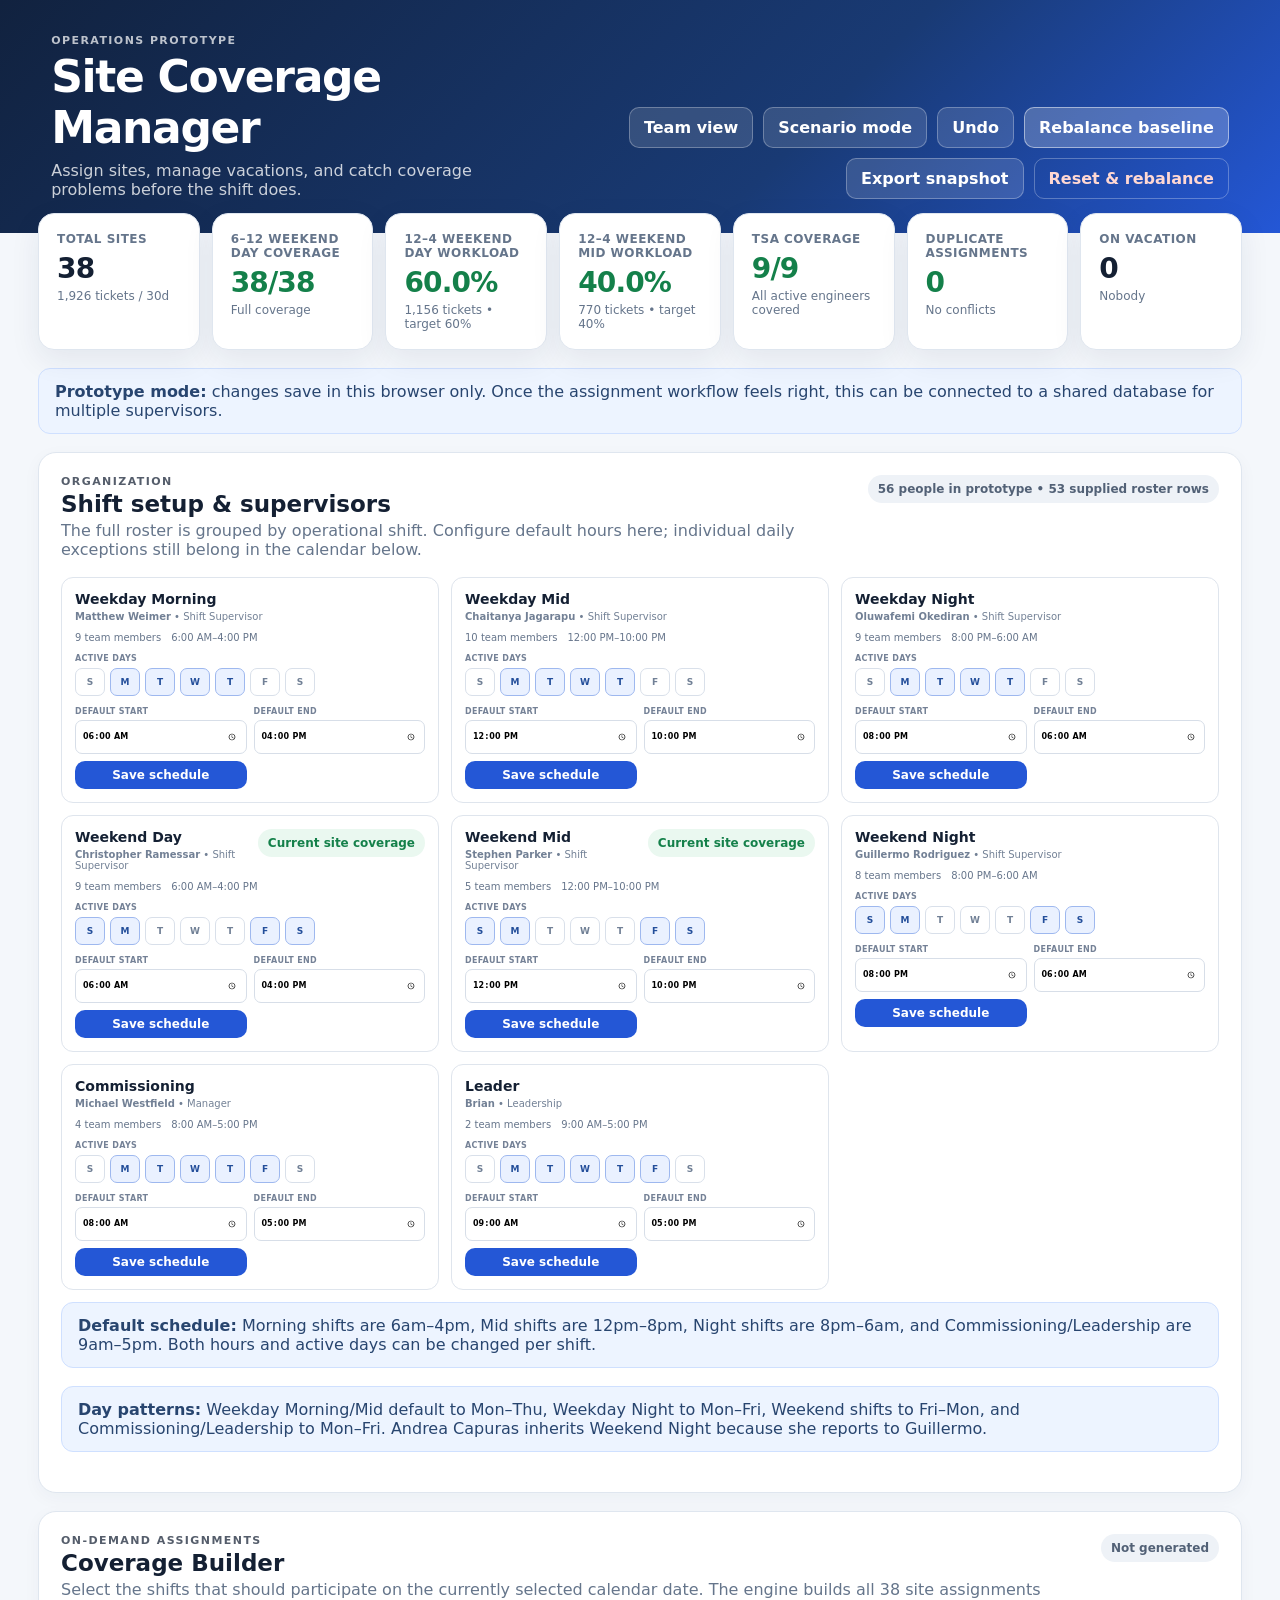
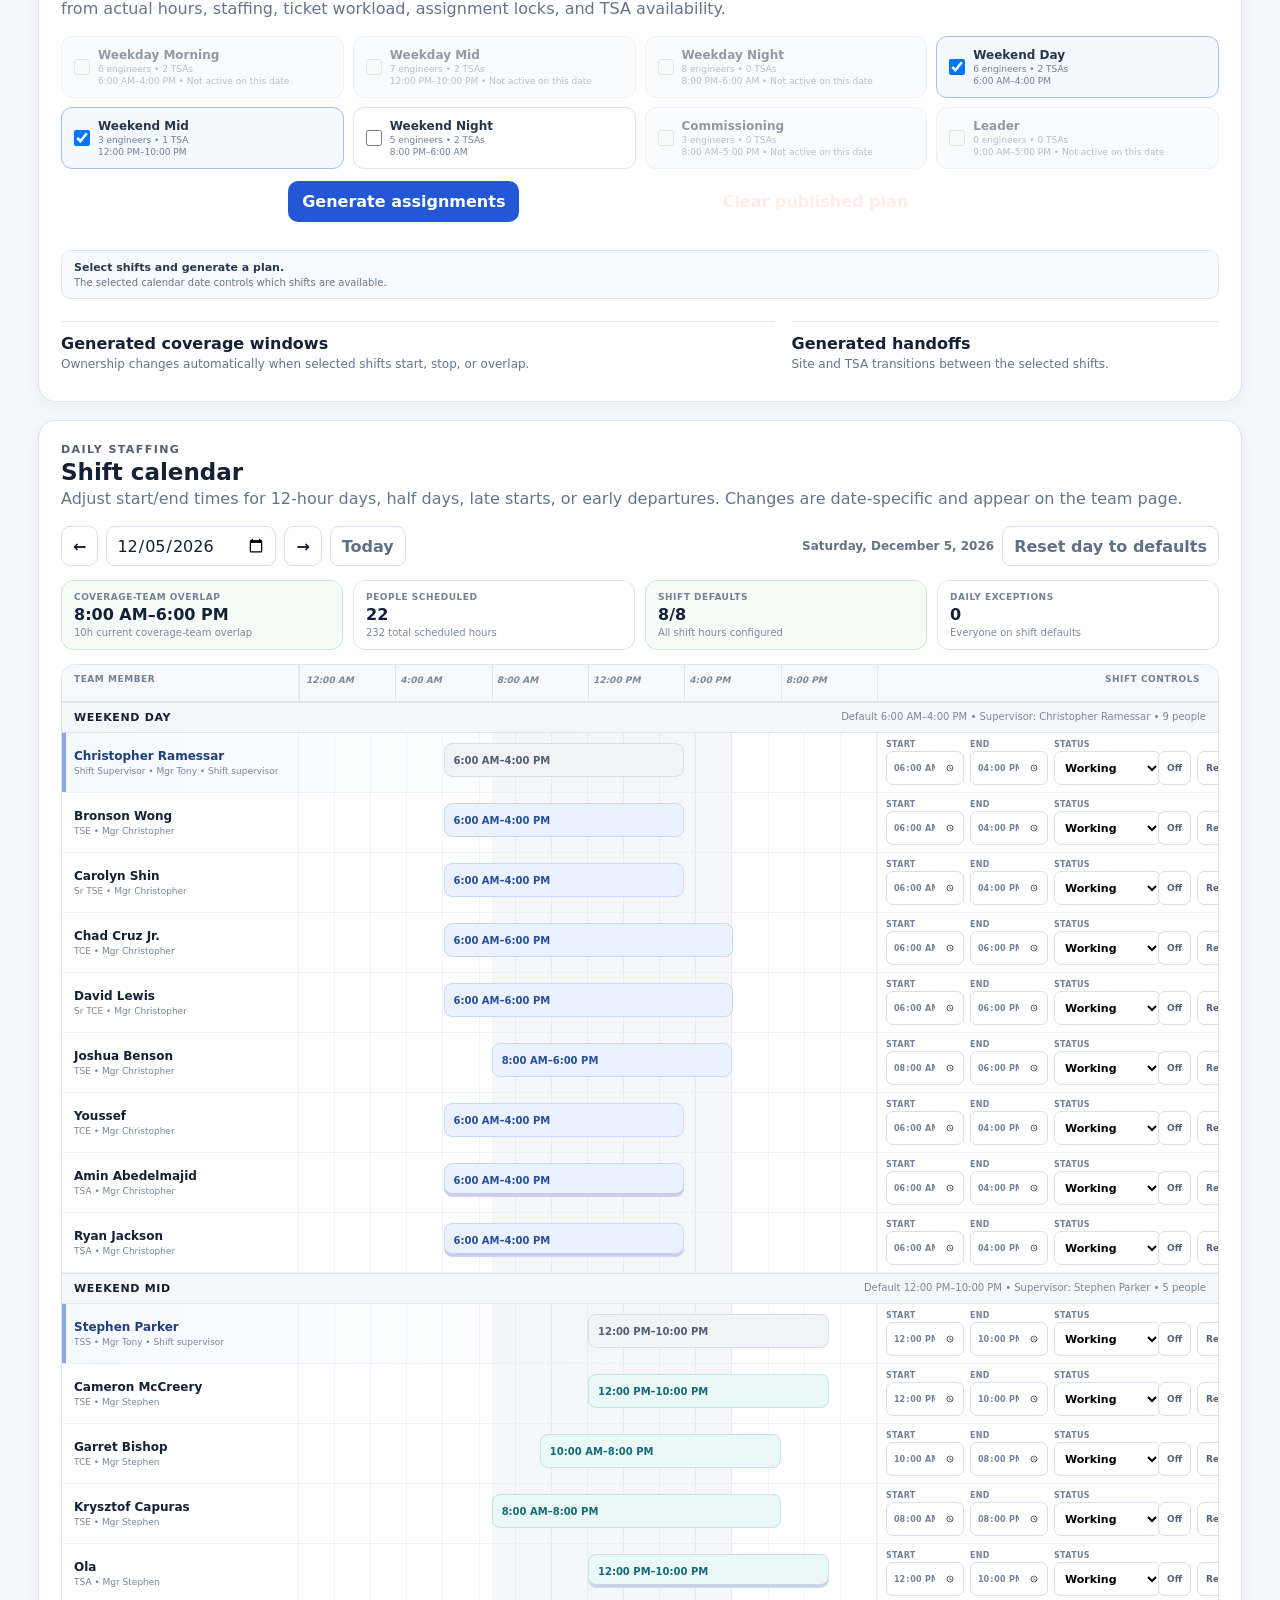
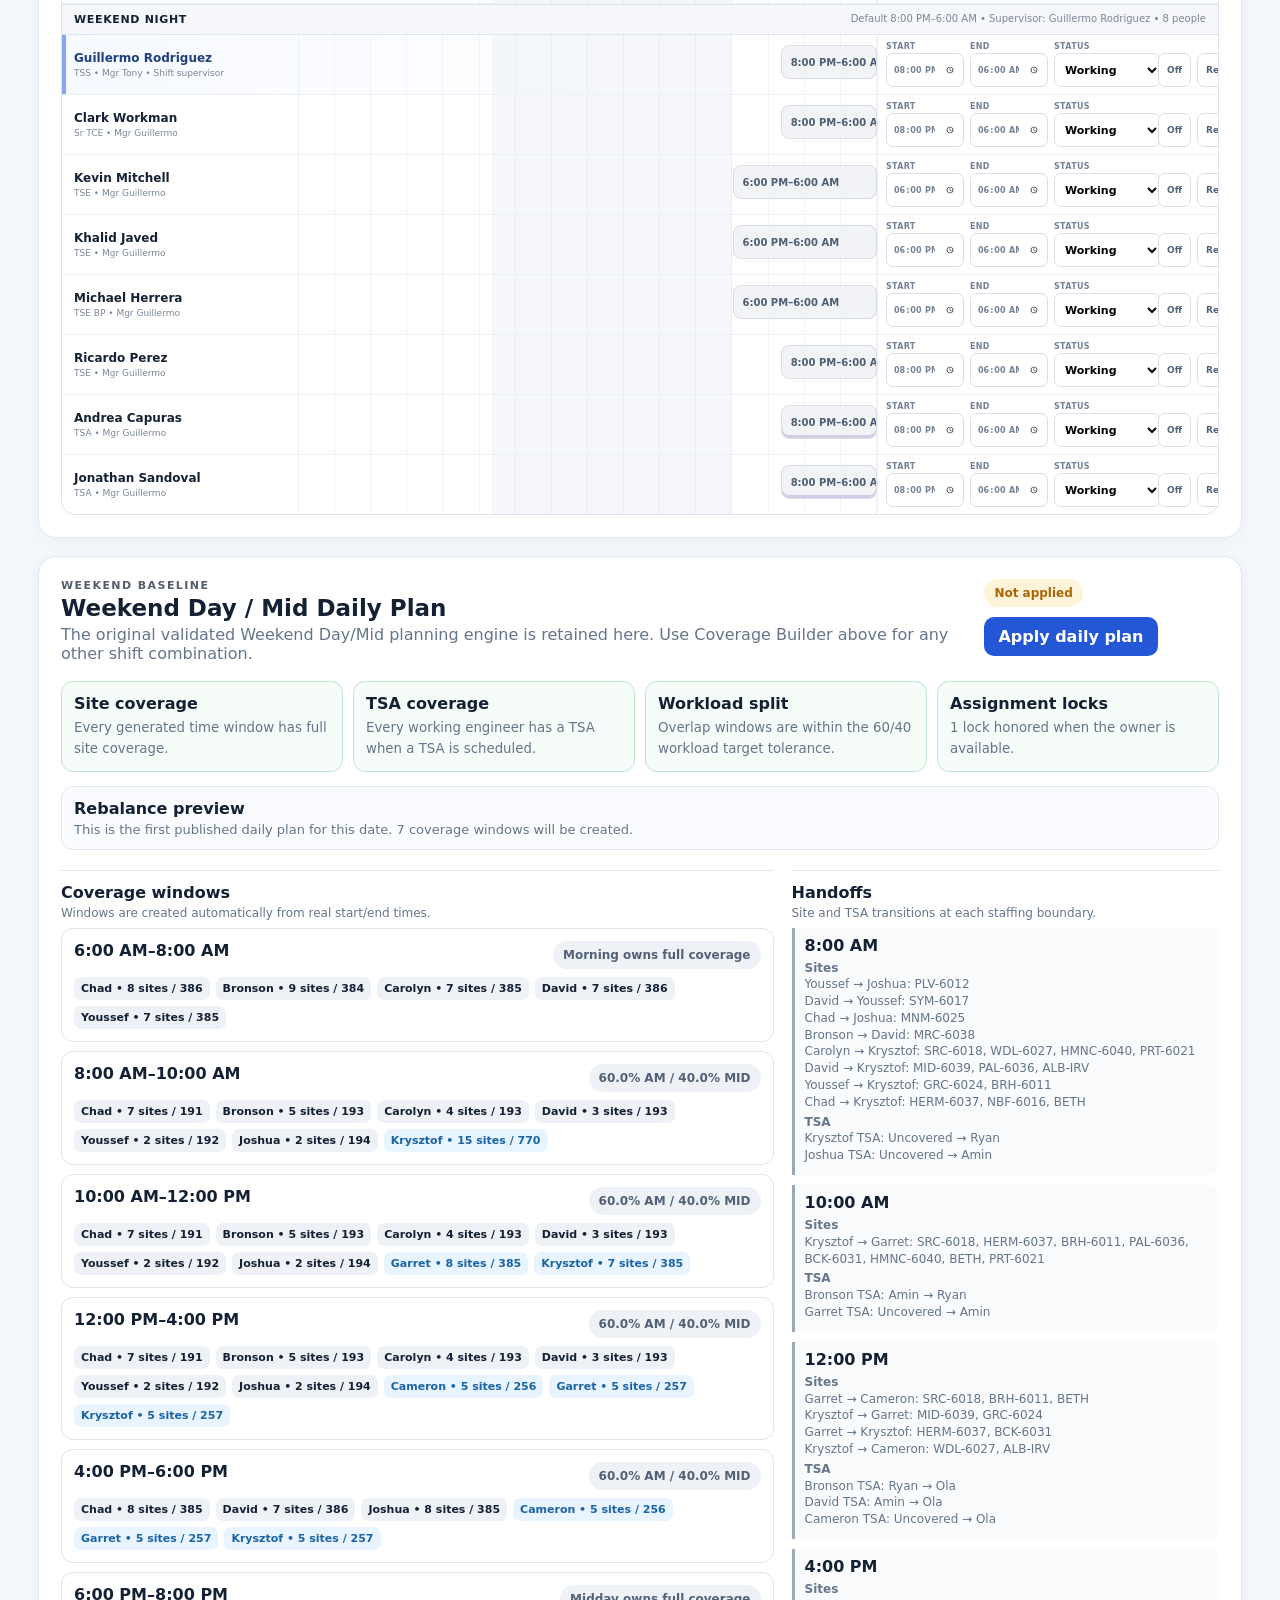
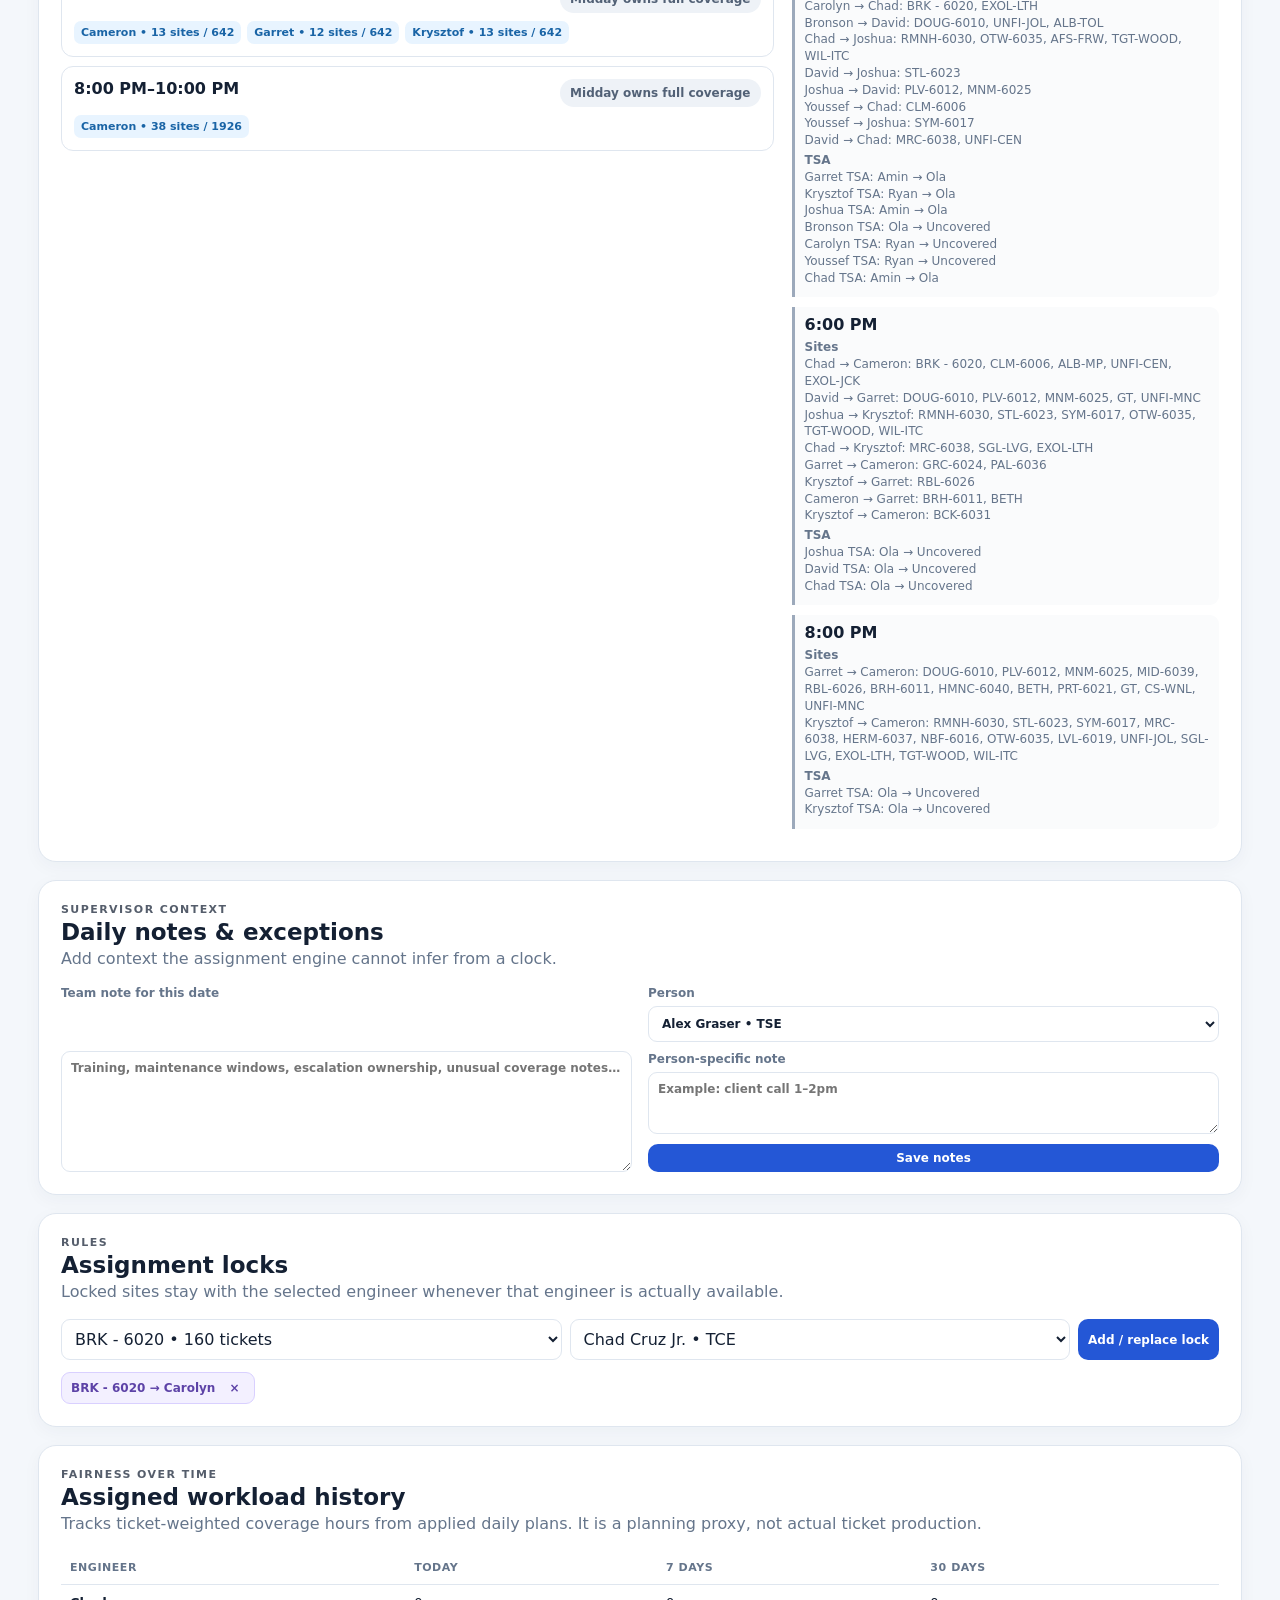
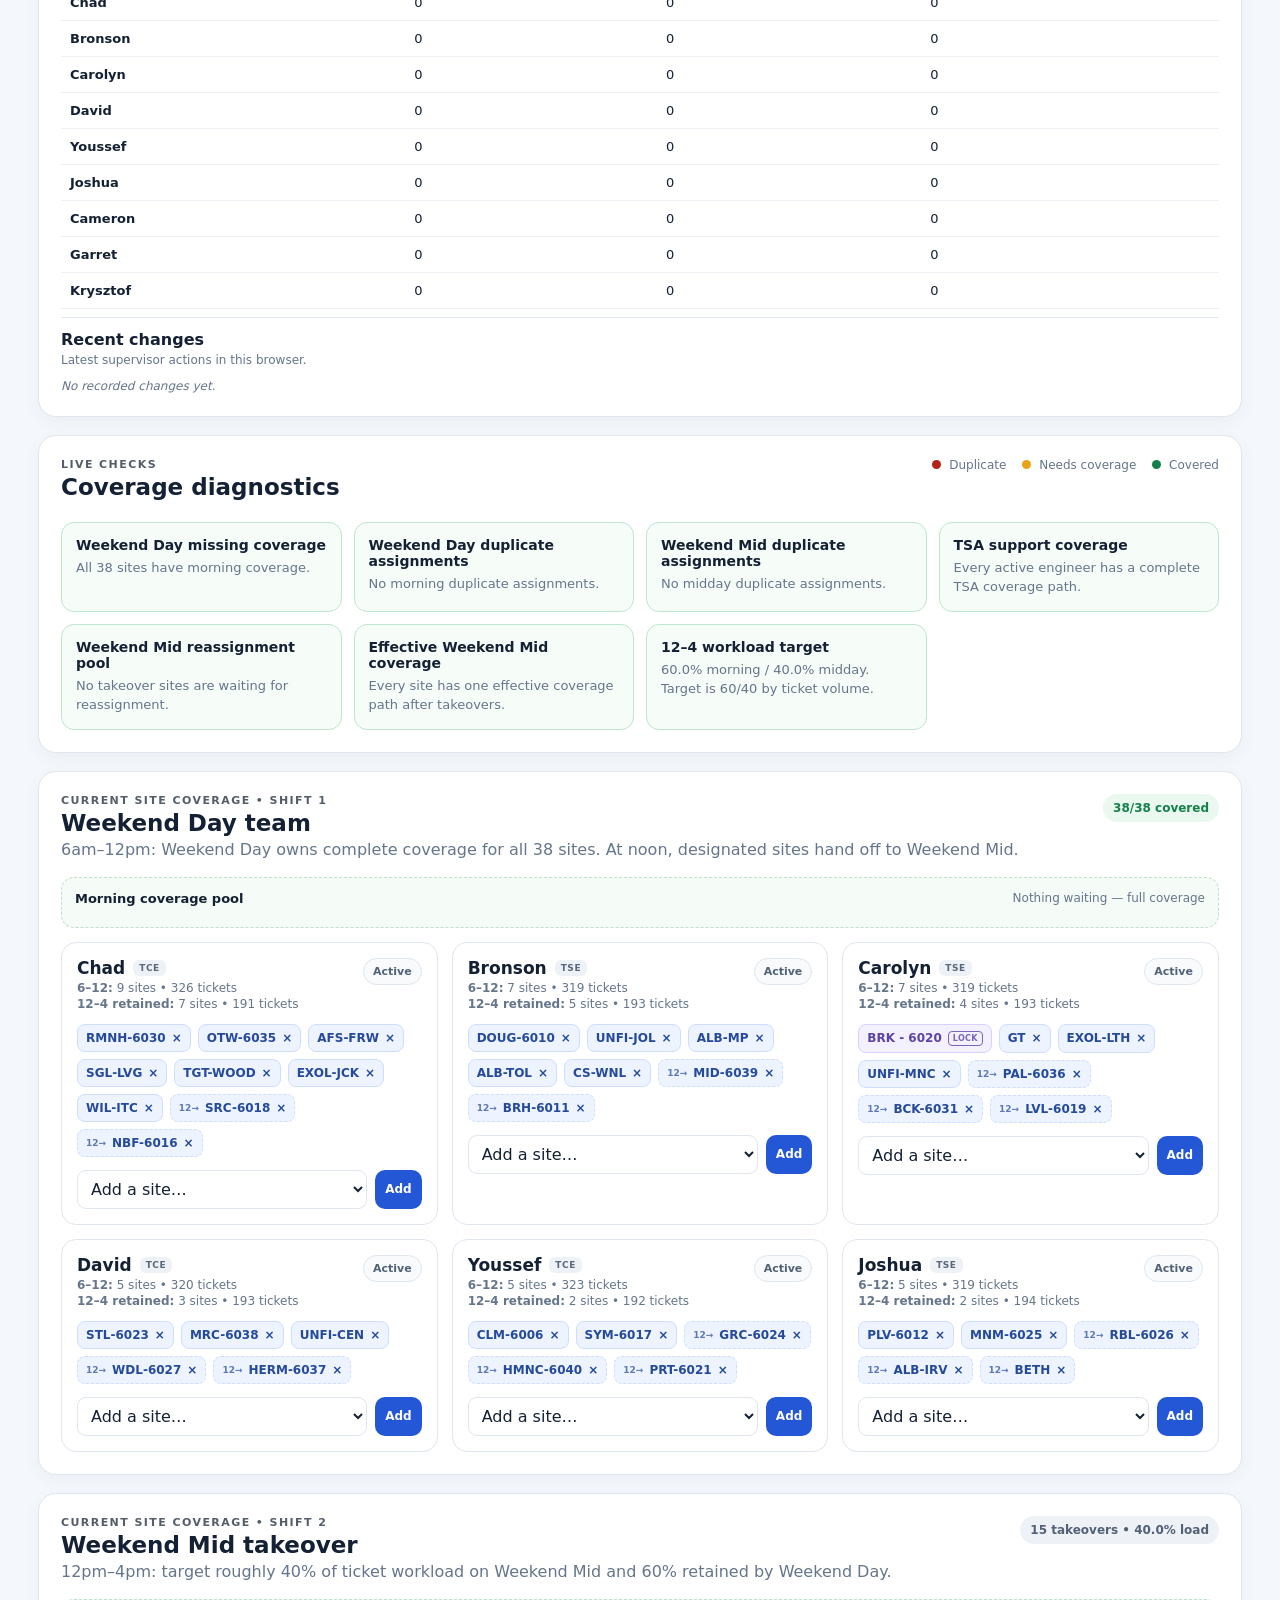
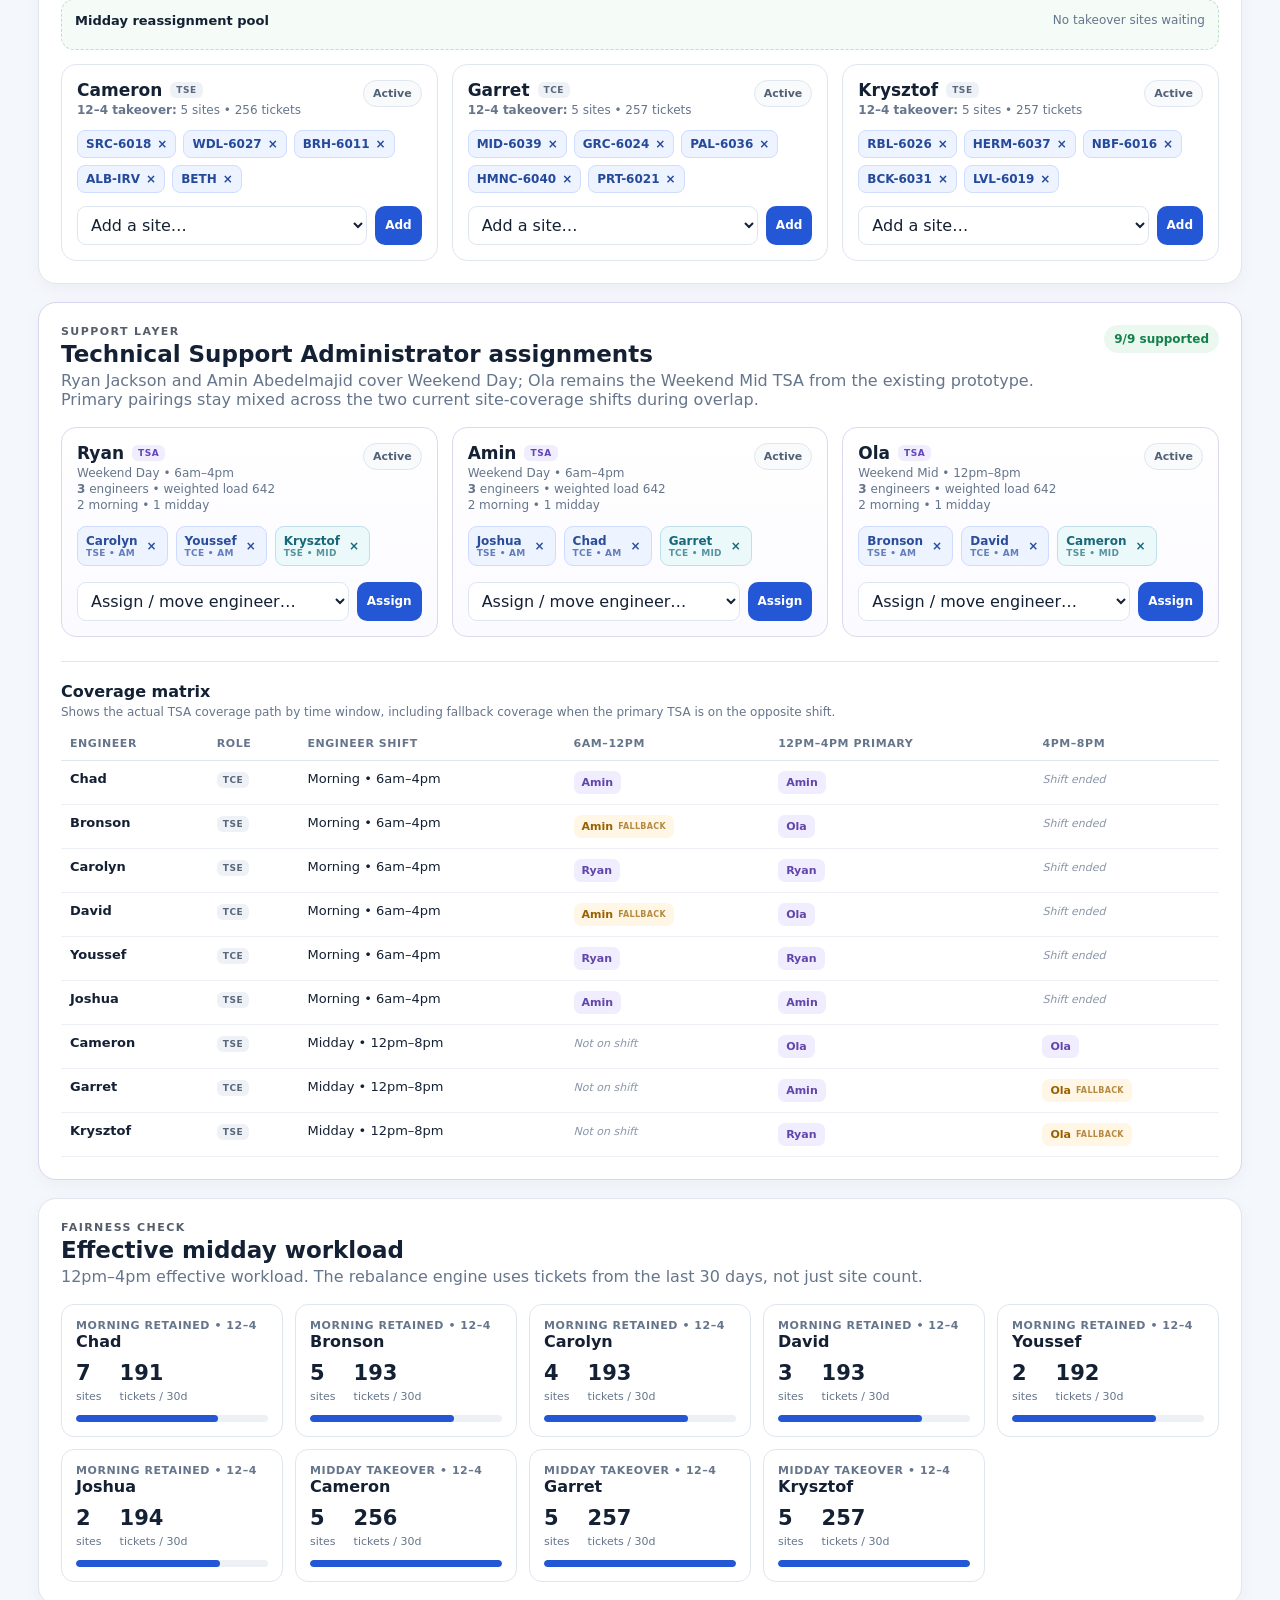
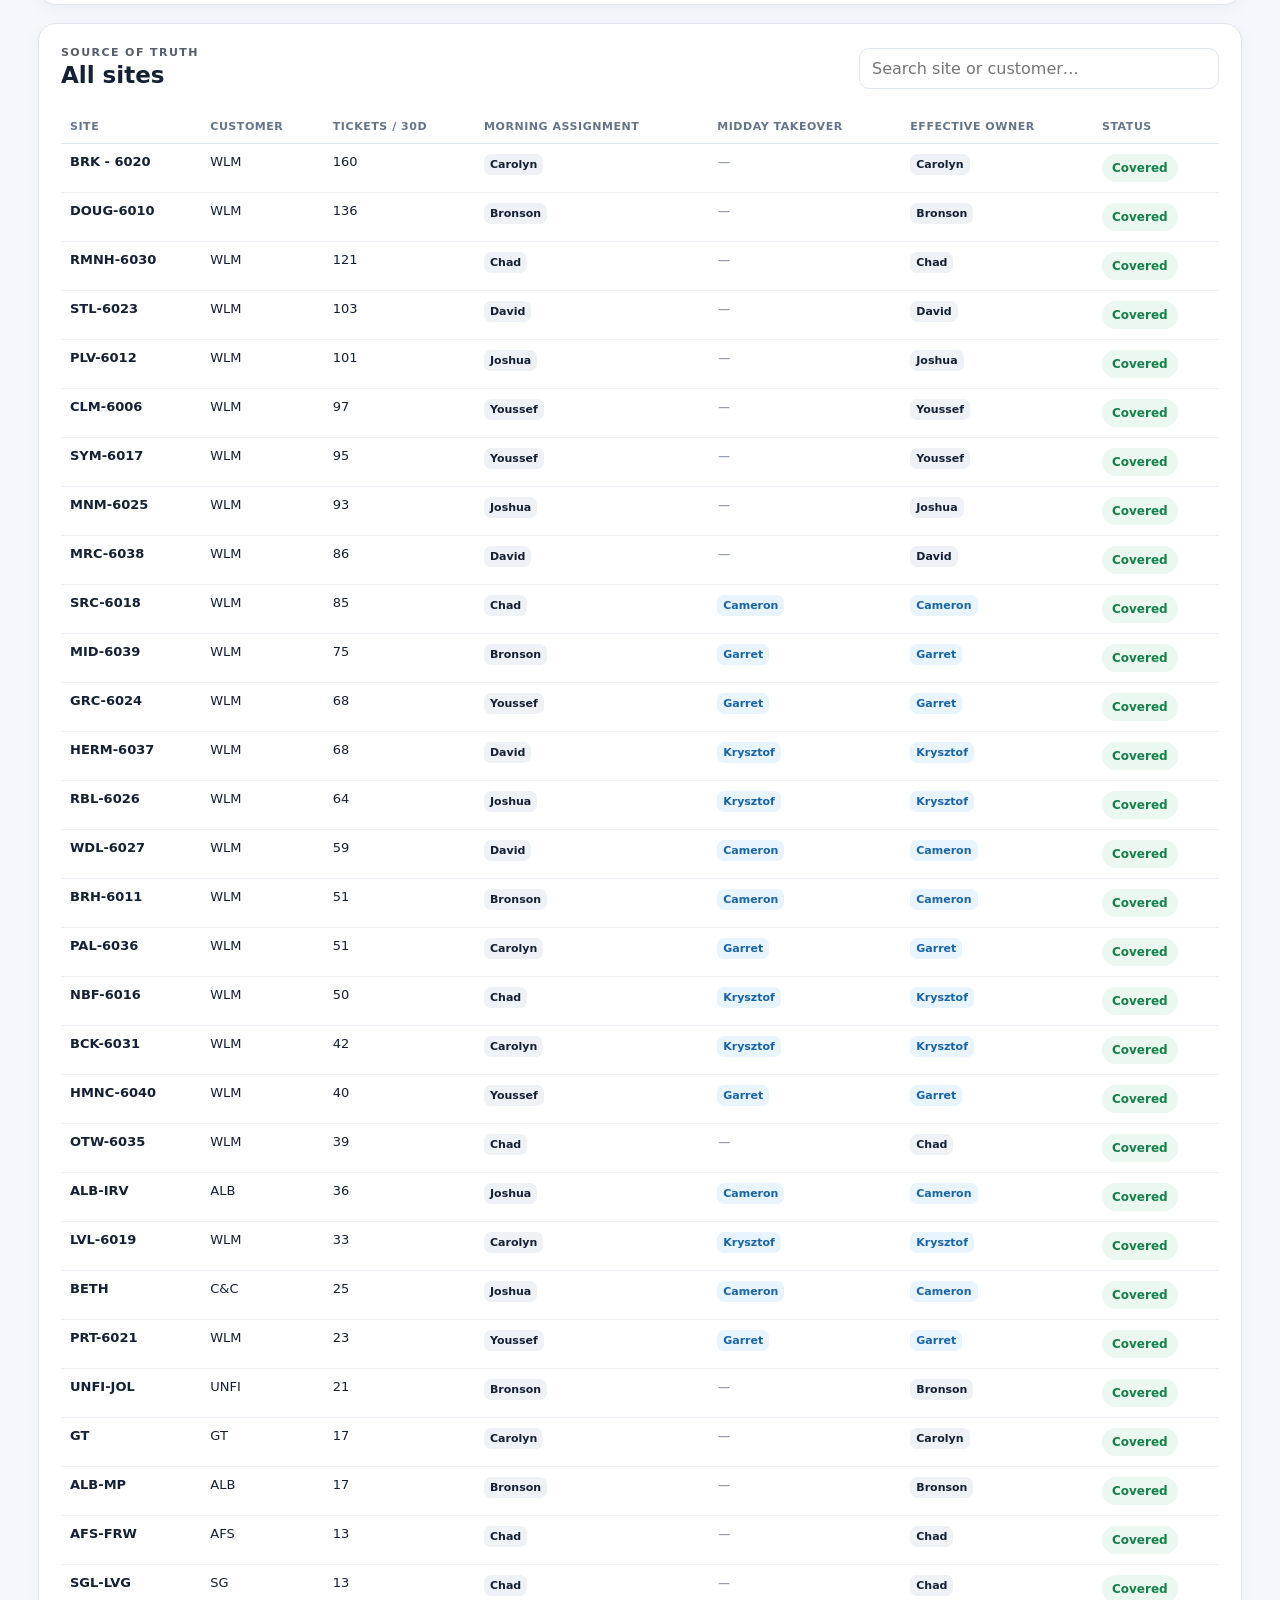
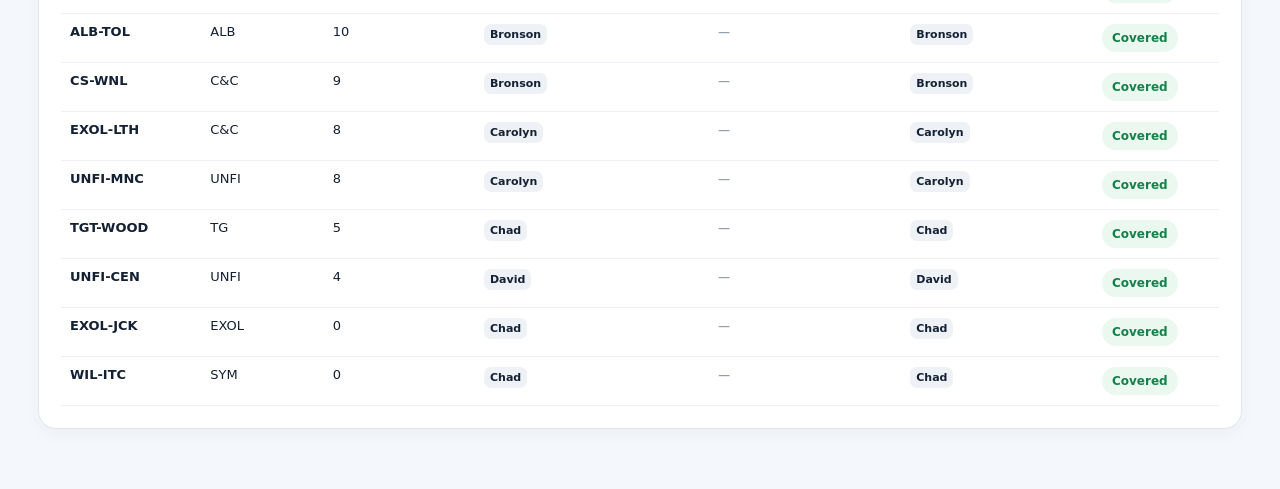
<file: advanced.html>
<!doctype html>
<html lang="en">
<head>
  <meta charset="utf-8" />
  <meta name="viewport" content="width=device-width, initial-scale=1" />
  <title>Site Coverage Manager</title>
  <link rel="stylesheet" href="styles.css" />
  <link rel="stylesheet" href="schedule.css" />
</head>
<body>
  <header class="app-header">
    <div>
      <div class="eyebrow">Operations Prototype</div>
      <h1>Site Coverage Manager</h1>
      <p>Assign sites, manage vacations, and catch coverage problems before the shift does.</p>
    </div>
    <div class="header-actions">
      <a href="index.html" class="button secondary" style="text-decoration:none">Team view</a>
      <button id="scenarioBtn" class="button secondary">Scenario mode</button>
      <button id="undoBtn" class="button secondary">Undo</button>
      <button id="rebalanceBtn" class="button secondary strong">Rebalance baseline</button>
      <button id="exportBtn" class="button secondary">Export snapshot</button>
      <button id="resetBtn" class="button danger-ghost">Reset & rebalance</button>
    </div>
  </header>

  <main>
    <section id="summary" class="summary-grid" aria-label="Coverage summary"></section>

    <section class="notice" id="prototypeNotice">
      <strong>Prototype mode:</strong> changes save in this browser only. Once the assignment workflow feels right, this can be connected to a shared database for multiple supervisors.
    </section>


    <section class="panel" aria-label="Shift setup and supervisors">
      <div class="panel-heading">
        <div>
          <div class="eyebrow">Organization</div>
          <h2>Shift setup & supervisors</h2>
          <p>The full roster is grouped by operational shift. Configure default hours here; individual daily exceptions still belong in the calendar below.</p>
        </div>
        <div id="rosterCountBadge"></div>
      </div>
      <div id="shiftSetup" class="shift-setup-grid"></div>
      <div class="notice compact"><strong>Default schedule:</strong> Morning shifts are 6am–4pm, Mid shifts are 12pm–8pm, Night shifts are 8pm–6am, and Commissioning/Leadership are 9am–5pm. Both hours and active days can be changed per shift.</div>
      <div class="notice compact"><strong>Day patterns:</strong> Weekday Morning/Mid default to Mon–Thu, Weekday Night to Mon–Fri, Weekend shifts to Fri–Mon, and Commissioning/Leadership to Mon–Fri. Andrea Capuras inherits Weekend Night because she reports to Guillermo.</div>
    </section>

    <section class="panel coverage-builder-panel" aria-label="Multi-shift coverage builder">
      <div class="panel-heading">
        <div>
          <div class="eyebrow">On-demand assignments</div>
          <h2>Coverage Builder</h2>
          <p>Select the shifts that should participate on the currently selected calendar date. The engine builds all 38 site assignments from actual hours, staffing, ticket workload, assignment locks, and TSA availability.</p>
        </div>
        <span id="coverageBuilderStatus" class="badge neutral">Not generated</span>
      </div>
      <div id="coverageShiftChoices" class="coverage-shift-choices"></div>
      <div class="coverage-builder-actions">
        <button id="coverageUseSuggestedBtn" type="button" class="button secondary">Use suggested shifts</button>
        <button id="coverageGenerateBtn" type="button" class="button primary">Generate assignments</button>
        <button id="coveragePublishBtn" type="button" class="button secondary strong" disabled>Publish to team</button>
        <button id="coverageClearBtn" type="button" class="button danger-ghost">Clear published plan</button>
      </div>
      <div id="coverageBuilderHealth" class="health-grid"></div>
      <div id="coverageBuilderSummary" class="coverage-builder-summary"></div>
      <div class="daily-plan-columns coverage-builder-columns">
        <div>
          <div class="subsection-heading compact"><div><h3>Generated coverage windows</h3><p>Ownership changes automatically when selected shifts start, stop, or overlap.</p></div></div>
          <div id="coverageBuilderWindows"></div>
        </div>
        <div>
          <div class="subsection-heading compact"><div><h3>Generated handoffs</h3><p>Site and TSA transitions between the selected shifts.</p></div></div>
          <div id="coverageBuilderHandoffs"></div>
        </div>
      </div>
    </section>

    <section class="panel schedule-shell" aria-label="Daily staffing calendar">
      <div class="panel-heading">
        <div>
          <div class="eyebrow">Daily staffing</div>
          <h2>Shift calendar</h2>
          <p>Adjust start/end times for 12-hour days, half days, late starts, or early departures. Changes are date-specific and appear on the team page.</p>
        </div>
      </div>
      <div class="schedule-toolbar">
        <div class="schedule-date-controls">
          <button id="schedulePrevDay" class="schedule-nav-btn" type="button" aria-label="Previous day">←</button>
          <input id="scheduleDate" type="date" aria-label="Schedule date" />
          <button id="scheduleNextDay" class="schedule-nav-btn" type="button" aria-label="Next day">→</button>
          <button id="scheduleToday" class="schedule-nav-btn subtle" type="button">Today</button>
        </div>
        <div class="schedule-date-controls">
          <span id="scheduleDayLabel" class="schedule-day-label"></span>
          <button id="scheduleResetDay" class="schedule-nav-btn subtle" type="button">Reset day to defaults</button>
        </div>
      </div>
      <div id="scheduleSummary" class="schedule-summary"></div>
      <div id="scheduleBoard" class="schedule-board"></div>
    </section>


    <section id="legacyDailyPlanPanel" class="panel daily-plan-panel" aria-label="Weekend baseline daily generated coverage plan">
      <div class="panel-heading">
        <div>
          <div class="eyebrow">Weekend baseline</div>
          <h2>Weekend Day / Mid Daily Plan</h2>
          <p>The original validated Weekend Day/Mid planning engine is retained here. Use Coverage Builder above for any other shift combination.</p>
        </div>
        <div class="daily-plan-actions">
          <span id="planStatus" class="badge neutral">Draft</span>
          <button id="applyPlanBtn" class="button primary" type="button">Apply daily plan</button>
        </div>
      </div>
      <div id="coverageHealth" class="health-grid"></div>
      <div id="planPreview" class="plan-preview"></div>
      <div class="daily-plan-columns">
        <div>
          <div class="subsection-heading compact"><div><h3>Coverage windows</h3><p>Windows are created automatically from real start/end times.</p></div></div>
          <div id="dailyPlanWindows"></div>
        </div>
        <div>
          <div class="subsection-heading compact"><div><h3>Handoffs</h3><p>Site and TSA transitions at each staffing boundary.</p></div></div>
          <div id="dailyHandoffs"></div>
        </div>
      </div>
    </section>

    <section class="panel">
      <div class="panel-heading">
        <div><div class="eyebrow">Supervisor context</div><h2>Daily notes & exceptions</h2><p>Add context the assignment engine cannot infer from a clock.</p></div>
      </div>
      <div class="notes-grid">
        <label class="notes-field"><span>Team note for this date</span><textarea id="dailyGeneralNote" rows="4" placeholder="Training, maintenance windows, escalation ownership, unusual coverage notes…"></textarea></label>
        <div class="person-note-editor">
          <label><span>Person</span><select id="personNoteSelect"></select></label>
          <label><span>Person-specific note</span><textarea id="personNoteText" rows="3" placeholder="Example: client call 1–2pm"></textarea></label>
          <button id="saveNotesBtn" class="button primary small" type="button">Save notes</button>
        </div>
      </div>
    </section>

    <section class="panel">
      <div class="panel-heading">
        <div><div class="eyebrow">Rules</div><h2>Assignment locks</h2><p>Locked sites stay with the selected engineer whenever that engineer is actually available.</p></div>
      </div>
      <div class="lock-editor"><select id="lockSiteSelect"></select><select id="lockPersonSelect"></select><button id="addLockBtn" class="button primary small" type="button">Add / replace lock</button></div>
      <div id="assignmentLocks" class="lock-list"></div>
    </section>

    <section class="panel">
      <div class="panel-heading">
        <div><div class="eyebrow">Fairness over time</div><h2>Assigned workload history</h2><p>Tracks ticket-weighted coverage hours from applied daily plans. It is a planning proxy, not actual ticket production.</p></div>
      </div>
      <div id="fairnessHistory" class="fairness-history"></div>
      <div class="subsection-heading compact"><div><h3>Recent changes</h3><p>Latest supervisor actions in this browser.</p></div></div>
      <div id="changeHistory" class="change-history"></div>
    </section>

    <section class="panel diagnostic-panel">
      <div class="panel-heading">
        <div>
          <div class="eyebrow">Live checks</div>
          <h2>Coverage diagnostics</h2>
        </div>
        <div class="legend">
          <span><i class="dot danger"></i> Duplicate</span>
          <span><i class="dot warning"></i> Needs coverage</span>
          <span><i class="dot success"></i> Covered</span>
        </div>
      </div>
      <div id="diagnostics" class="diagnostics"></div>
    </section>

    <section class="panel">
      <div class="panel-heading">
        <div>
          <div class="eyebrow">Current site coverage • Shift 1</div>
          <h2>Weekend Day team</h2>
          <p>6am–12pm: Weekend Day owns complete coverage for all 38 sites. At noon, designated sites hand off to Weekend Mid.</p>
        </div>
        <div id="morningBadge"></div>
      </div>
      <div id="morningPool" class="coverage-pool"></div>
      <div id="morningTeam" class="team-grid"></div>
    </section>

    <section class="panel">
      <div class="panel-heading">
        <div>
          <div class="eyebrow">Current site coverage • Shift 2</div>
          <h2>Weekend Mid takeover</h2>
          <p>12pm–4pm: target roughly 40% of ticket workload on Weekend Mid and 60% retained by Weekend Day.</p>
        </div>
        <div id="midBadge"></div>
      </div>
      <div id="middayPool" class="coverage-pool"></div>
      <div id="midTeam" class="team-grid"></div>
    </section>


    <section class="panel tsa-panel">
      <div class="panel-heading">
        <div>
          <div class="eyebrow">Support layer</div>
          <h2>Technical Support Administrator assignments</h2>
          <p>Ryan Jackson and Amin Abedelmajid cover Weekend Day; Ola remains the Weekend Mid TSA from the existing prototype. Primary pairings stay mixed across the two current site-coverage shifts during overlap.</p>
        </div>
        <div id="tsaBadge"></div>
      </div>
      <div id="tsaTeam" class="tsa-grid"></div>
      <div class="tsa-matrix-wrap">
        <div class="subsection-heading">
          <div>
            <h3>Coverage matrix</h3>
            <p>Shows the actual TSA coverage path by time window, including fallback coverage when the primary TSA is on the opposite shift.</p>
          </div>
        </div>
        <div class="table-wrap">
          <table class="tsa-matrix">
            <thead>
              <tr>
                <th>Engineer</th>
                <th>Role</th>
                <th>Engineer shift</th>
                <th>6am–12pm</th>
                <th>12pm–4pm primary</th>
                <th>4pm–8pm</th>
              </tr>
            </thead>
            <tbody id="tsaMatrix"></tbody>
          </table>
        </div>
      </div>
    </section>

    <section class="panel">
      <div class="panel-heading">
        <div>
          <div class="eyebrow">Fairness check</div>
          <h2>Effective midday workload</h2>
          <p>12pm–4pm effective workload. The rebalance engine uses tickets from the last 30 days, not just site count.</p>
        </div>
      </div>
      <div id="workload" class="workload-grid"></div>
    </section>

    <section class="panel">
      <div class="panel-heading site-table-heading">
        <div>
          <div class="eyebrow">Source of truth</div>
          <h2>All sites</h2>
        </div>
        <input id="siteSearch" class="search" type="search" placeholder="Search site or customer…" />
      </div>
      <div class="table-wrap">
        <table>
          <thead>
            <tr>
              <th>Site</th>
              <th>Customer</th>
              <th>Tickets / 30d</th>
              <th>Morning assignment</th>
              <th>Midday takeover</th>
              <th>Effective owner</th>
              <th>Status</th>
            </tr>
          </thead>
          <tbody id="siteTable"></tbody>
        </table>
      </div>
    </section>
  </main>

  <div id="toast" class="toast" role="status" aria-live="polite"></div>

  <script src="data.js"></script>
  <script src="logic.js"></script>
  <script src="schedule.js"></script>
  <script src="schedule-view.js"></script>
  <script src="daily-plan.js"></script>
  <script src="coverage-builder.js"></script>
  <script src="app.js"></script>
</body>
</html>
</file>
<file: styles.css>
:root {
  --bg: #f4f7fb;
  --panel: #ffffff;
  --ink: #142033;
  --muted: #65758b;
  --line: #dfe6ef;
  --primary: #2457d6;
  --primary-soft: #edf3ff;
  --success: #14804a;
  --success-soft: #eaf8f0;
  --warning: #a96500;
  --warning-soft: #fff4da;
  --danger: #b42318;
  --danger-soft: #fff0ee;
  --shadow: 0 10px 30px rgba(25, 43, 75, .08);
}

* { box-sizing: border-box; }
body {
  margin: 0;
  font-family: Inter, ui-sans-serif, system-ui, -apple-system, BlinkMacSystemFont, "Segoe UI", sans-serif;
  background: var(--bg);
  color: var(--ink);
}
button, input, select { font: inherit; }
button { cursor: pointer; }

.app-header {
  display: flex;
  justify-content: space-between;
  gap: 24px;
  align-items: flex-end;
  padding: 34px clamp(18px, 4vw, 58px);
  background: linear-gradient(135deg, #11223f 0%, #193a74 62%, #2457d6 100%);
  color: white;
}
.app-header h1 { margin: 4px 0 8px; font-size: clamp(30px, 4vw, 44px); letter-spacing: -.03em; }
.app-header p { margin: 0; color: rgba(255,255,255,.78); max-width: 700px; }
.eyebrow { text-transform: uppercase; letter-spacing: .13em; font-size: 11px; font-weight: 800; opacity: .72; }
.header-actions { display: flex; gap: 10px; flex-wrap: wrap; justify-content: flex-end; }

main { max-width: 1480px; margin: 0 auto; padding: 24px clamp(14px, 3vw, 38px) 60px; }
.summary-grid { display: grid; grid-template-columns: repeat(6, minmax(130px, 1fr)); gap: 12px; margin-top: -44px; position: relative; z-index: 2; }
.summary-card { background: var(--panel); border: 1px solid var(--line); border-radius: 16px; padding: 18px; box-shadow: var(--shadow); }
.summary-card .label { color: var(--muted); font-size: 12px; font-weight: 700; text-transform: uppercase; letter-spacing: .04em; }
.summary-card .value { margin-top: 6px; font-size: 28px; font-weight: 850; letter-spacing: -.03em; }
.summary-card .sub { margin-top: 4px; color: var(--muted); font-size: 12px; }
.summary-card.bad .value { color: var(--danger); }
.summary-card.warn .value { color: var(--warning); }
.summary-card.good .value { color: var(--success); }

.notice { margin: 18px 0; padding: 13px 16px; border: 1px solid #cfe0ff; background: #edf4ff; border-radius: 12px; color: #28456f; }
.panel { background: var(--panel); border: 1px solid var(--line); border-radius: 18px; padding: 22px; margin-top: 18px; box-shadow: 0 5px 18px rgba(25,43,75,.04); }
.panel-heading { display: flex; align-items: flex-start; justify-content: space-between; gap: 20px; margin-bottom: 18px; }
.panel-heading h2 { margin: 3px 0 4px; font-size: 23px; }
.panel-heading p { margin: 0; color: var(--muted); }

.button { border: 0; border-radius: 10px; padding: 10px 14px; font-weight: 750; transition: .15s ease; }
.button:hover { transform: translateY(-1px); }
.button.primary { background: var(--primary); color: white; }
.button.secondary { background: rgba(255,255,255,.13); border: 1px solid rgba(255,255,255,.28); color: white; }
.button.danger-ghost { background: transparent; border: 1px solid rgba(255,255,255,.28); color: #ffd8d3; }
.button.small { padding: 7px 10px; font-size: 12px; }

.badge { display: inline-flex; align-items: center; gap: 7px; padding: 7px 10px; border-radius: 999px; font-size: 12px; font-weight: 800; white-space: nowrap; }
.badge.success { background: var(--success-soft); color: var(--success); }
.badge.warning { background: var(--warning-soft); color: var(--warning); }
.badge.danger { background: var(--danger-soft); color: var(--danger); }
.badge.neutral { background: #eef2f7; color: #526176; }

.legend { display: flex; gap: 16px; color: var(--muted); font-size: 12px; flex-wrap: wrap; }
.dot { width: 9px; height: 9px; border-radius: 50%; display: inline-block; margin-right: 4px; }
.dot.danger { background: var(--danger); } .dot.warning { background: #e8a317; } .dot.success { background: var(--success); }
.diagnostics { display: grid; grid-template-columns: repeat(4, 1fr); gap: 12px; }
.diagnostic { border: 1px solid var(--line); border-radius: 13px; padding: 14px; background: #fbfcfe; }
.diagnostic h3 { margin: 0 0 6px; font-size: 14px; }
.diagnostic p { margin: 0; color: var(--muted); font-size: 13px; line-height: 1.45; }
.diagnostic.good { border-color: #bfe6ce; background: #f6fcf8; }
.diagnostic.bad { border-color: #f0c1bc; background: #fff9f8; }
.diagnostic.warn { border-color: #f0d89f; background: #fffdf8; }

.coverage-pool { border: 1px dashed #cbd6e6; border-radius: 13px; padding: 13px; margin-bottom: 14px; background: #fafcff; }
.coverage-pool.empty { background: #f5fbf7; border-color: #bfdfca; }
.pool-title { display: flex; justify-content: space-between; align-items: center; gap: 12px; margin-bottom: 8px; }
.pool-title strong { font-size: 13px; }
.pool-title span { color: var(--muted); font-size: 12px; }
.pool-items { display: flex; flex-wrap: wrap; gap: 7px; }

.team-grid { display: grid; grid-template-columns: repeat(3, minmax(280px, 1fr)); gap: 14px; }
.person-card { border: 1px solid var(--line); border-radius: 15px; padding: 15px; background: #fff; min-width: 0; }
.person-card.vacation { background: #f7f8fa; color: #758195; }
.person-card.vacation .site-chip { opacity: .55; }
.person-top { display: flex; justify-content: space-between; gap: 10px; align-items: flex-start; }
.person-name { font-weight: 850; font-size: 17px; }
.person-metrics { color: var(--muted); font-size: 12px; margin-top: 3px; }
.vacation-toggle { border: 1px solid var(--line); background: #f8fafc; border-radius: 999px; padding: 6px 9px; font-size: 11px; font-weight: 800; color: #516176; }
.vacation-toggle.on { background: var(--warning-soft); border-color: #efd69a; color: var(--warning); }
.sites { display: flex; flex-wrap: wrap; gap: 7px; margin: 13px 0; min-height: 30px; }
.site-chip { display: inline-flex; align-items: center; gap: 6px; padding: 6px 8px; border-radius: 8px; background: var(--primary-soft); border: 1px solid #cfddff; color: #254a9b; font-size: 12px; font-weight: 750; }
.site-chip.duplicate { background: var(--danger-soft); border-color: #efb5ae; color: var(--danger); }
.site-chip.pool { background: var(--warning-soft); border-color: #efd49a; color: var(--warning); }
.site-chip button { border: 0; background: transparent; color: currentColor; font-weight: 900; padding: 0; line-height: 1; }
.empty-sites { color: var(--muted); font-size: 12px; font-style: italic; padding: 6px 0; }
.assignment-controls { display: flex; gap: 8px; }
.assignment-controls select { flex: 1; min-width: 0; border: 1px solid var(--line); border-radius: 9px; padding: 8px 9px; background: #fff; color: var(--ink); }
.assignment-controls select:disabled { background: #f1f3f6; }

.workload-grid { display: grid; grid-template-columns: repeat(5, minmax(160px, 1fr)); gap: 12px; }
.workload-card { border: 1px solid var(--line); border-radius: 13px; padding: 14px; }
.workload-card .name { font-weight: 850; }
.workload-card .shift { color: var(--muted); font-size: 11px; text-transform: uppercase; font-weight: 800; letter-spacing: .05em; }
.load-number { display: flex; gap: 18px; margin-top: 10px; }
.load-number strong { font-size: 21px; display: block; }
.load-number span { color: var(--muted); font-size: 11px; }
.load-bar { height: 7px; border-radius: 99px; background: #edf0f5; overflow: hidden; margin-top: 11px; }
.load-bar i { display: block; height: 100%; background: var(--primary); border-radius: inherit; }

.site-table-heading { align-items: center; }
.search { width: min(360px, 100%); padding: 10px 12px; border: 1px solid var(--line); border-radius: 10px; }
.table-wrap { overflow-x: auto; }
table { width: 100%; border-collapse: collapse; min-width: 980px; }
th { text-align: left; font-size: 11px; color: var(--muted); text-transform: uppercase; letter-spacing: .05em; border-bottom: 1px solid var(--line); padding: 10px 9px; }
td { border-bottom: 1px solid #edf0f4; padding: 10px 9px; font-size: 13px; vertical-align: top; }
td .owner-list { display: flex; gap: 5px; flex-wrap: wrap; }
.owner-pill { background: #eef2f7; border-radius: 7px; padding: 4px 6px; font-size: 11px; font-weight: 750; }
.owner-pill.mid { background: #e8f4ff; color: #1964a6; }
.owner-pill.bad { background: var(--danger-soft); color: var(--danger); }

.toast { position: fixed; right: 22px; bottom: 22px; background: #172235; color: white; padding: 11px 14px; border-radius: 10px; box-shadow: var(--shadow); opacity: 0; transform: translateY(8px); pointer-events: none; transition: .2s; font-size: 13px; }
.toast.show { opacity: 1; transform: translateY(0); }

@media (max-width: 1100px) {
  .summary-grid { grid-template-columns: repeat(3, 1fr); }
  .team-grid { grid-template-columns: repeat(2, 1fr); }
  .diagnostics { grid-template-columns: repeat(2, 1fr); }
  .workload-grid { grid-template-columns: repeat(3, 1fr); }
}
@media (max-width: 720px) {
  .app-header { align-items: flex-start; flex-direction: column; padding-bottom: 68px; }
  .header-actions { justify-content: flex-start; }
  .summary-grid { grid-template-columns: repeat(2, 1fr); }
  .team-grid, .diagnostics, .workload-grid { grid-template-columns: 1fr; }
  .panel-heading { flex-direction: column; }
  .site-table-heading { align-items: stretch; }
  .search { width: 100%; }
}

.button.secondary.strong { background: rgba(255,255,255,.22); border-color: rgba(255,255,255,.48); }
.person-metrics { display: grid; gap: 2px; }
.person-metrics span { display: block; }
.site-chip.handoff { border-style: dashed; }
.site-chip.handoff::before { content: '12→'; font-size: 9px; font-weight: 900; opacity: .72; }
.site-chip.locked { background: #f3f0ff; border-color: #d9d0ff; color: #5d43a7; }
.lock-mark { font-size: 8px; letter-spacing: .04em; padding: 2px 4px; border: 1px solid currentColor; border-radius: 4px; opacity: .8; }

/* v3 — engineer roles + TSA support layer */
.summary-grid { grid-template-columns: repeat(auto-fit, minmax(150px, 1fr)); }
.person-name-row { display: flex; align-items: center; gap: 8px; flex-wrap: wrap; }
.role-badge { display: inline-flex; align-items: center; justify-content: center; padding: 3px 6px; border-radius: 6px; background: #eef2f7; color: #58677a; font-size: 9px; font-weight: 900; letter-spacing: .06em; }
.role-badge.tsa { background: #f0edff; color: #6544bd; }

.tsa-panel { border-color: #d9d5ef; }
.tsa-grid { display: grid; grid-template-columns: repeat(3, minmax(280px, 1fr)); gap: 14px; }
.tsa-card { border: 1px solid #dcd8ef; border-radius: 15px; padding: 15px; background: linear-gradient(180deg, #fff 0%, #fbfaff 100%); min-width: 0; }
.tsa-card.vacation { background: #f7f8fa; color: #758195; }
.engineer-list { display: flex; gap: 8px; flex-wrap: wrap; margin: 14px 0; min-height: 42px; align-content: flex-start; }
.engineer-chip { display: grid; grid-template-columns: 1fr auto; column-gap: 7px; align-items: center; padding: 7px 8px; border-radius: 9px; border: 1px solid #cfdcff; background: #edf3ff; color: #294d9c; font-size: 12px; font-weight: 800; }
.engineer-chip.mid { border-color: #bfe0ea; background: #ecf9fb; color: #17687a; }
.engineer-chip small { grid-column: 1; font-size: 9px; font-weight: 800; opacity: .7; letter-spacing: .03em; }
.engineer-chip button { grid-column: 2; grid-row: 1 / span 2; border: 0; background: transparent; color: currentColor; font-weight: 900; padding: 0 2px; }
.subsection-heading { display: flex; justify-content: space-between; gap: 16px; align-items: flex-end; margin: 24px 0 8px; padding-top: 20px; border-top: 1px solid var(--line); }
.subsection-heading h3 { margin: 0 0 4px; font-size: 16px; }
.subsection-heading p { margin: 0; color: var(--muted); font-size: 12px; }
.tsa-matrix { min-width: 900px; }
.tsa-owner-pill { display: inline-flex; align-items: center; padding: 5px 8px; border-radius: 7px; background: #f0edff; color: #6245aa; font-size: 11px; font-weight: 850; }
.tsa-owner-pill.fallback { background: #fff6e5; color: #996000; }
.tsa-owner-pill.fallback::after { content: 'fallback'; margin-left: 5px; font-size: 8px; text-transform: uppercase; letter-spacing: .04em; opacity: .72; }
.coverage-na { color: #8b97a8; font-size: 11px; font-style: italic; }
.vacation-row td { background: #fafbfc; color: #7d8898; }

@media (max-width: 1100px) {
  .tsa-grid { grid-template-columns: 1fr; }
}
/* v6 — daily plan, scenario, locks, history */
.daily-plan-actions { display:flex; align-items:center; gap:10px; flex-wrap:wrap; }
.health-grid { display:grid; grid-template-columns:repeat(auto-fit,minmax(180px,1fr)); gap:10px; margin-bottom:14px; }
.health-item { border:1px solid var(--line); border-radius:12px; padding:12px; background:#fbfcfe; }
.health-item.good { border-color:#bfe6ce; background:#f6fcf8; }
.health-item.warn { border-color:#f0d89f; background:#fffdf8; }
.health-item.bad { border-color:#f0c1bc; background:#fff9f8; }
.health-item strong { display:block; margin-bottom:4px; }
.health-item small { color:var(--muted); line-height:1.4; }
.plan-preview { border:1px solid var(--line); border-radius:12px; padding:12px; margin-bottom:12px; background:#fafcff; }
.plan-preview strong { display:block; margin-bottom:4px; }
.plan-preview p { margin:0; color:var(--muted); font-size:13px; }
.daily-plan-columns { display:grid; grid-template-columns:1.25fr .75fr; gap:18px; }
.subsection-heading.compact { margin-top:8px; padding-top:12px; }
.plan-window { border:1px solid var(--line); border-radius:12px; padding:12px; margin-bottom:9px; }
.plan-window-top { display:flex; justify-content:space-between; gap:10px; flex-wrap:wrap; margin-bottom:8px; }
.plan-window-people { display:flex; flex-wrap:wrap; gap:6px; }
.plan-person-pill { background:#eef2f7; border-radius:7px; padding:5px 7px; font-size:11px; font-weight:750; }
.plan-person-pill.mid { background:#e8f4ff; color:#1964a6; }
.handoff-card { border-left:3px solid #9ca9bb; padding:8px 10px; margin-bottom:10px; background:#fafbfc; border-radius:0 9px 9px 0; }
.handoff-card h4 { margin:0 0 5px; }
.handoff-card p { margin:3px 0; color:var(--muted); font-size:12px; line-height:1.4; }
.notes-grid { display:grid; grid-template-columns:1fr 1fr; gap:16px; }
.notes-field, .person-note-editor label { display:grid; gap:6px; color:var(--muted); font-size:12px; font-weight:700; }
.notes-field textarea, .person-note-editor textarea, .person-note-editor select, .lock-editor select { width:100%; border:1px solid var(--line); border-radius:9px; padding:9px; font:inherit; color:var(--ink); background:white; }
.person-note-editor { display:grid; gap:10px; align-content:start; }
.lock-editor { display:grid; grid-template-columns:1fr 1fr auto; gap:8px; margin-bottom:12px; }
.lock-list { display:flex; flex-wrap:wrap; gap:8px; }
.lock-item { display:flex; align-items:center; gap:8px; border:1px solid #d9d0ff; background:#f3f0ff; color:#5d43a7; border-radius:9px; padding:7px 9px; font-size:12px; font-weight:800; }
.lock-item button { border:0; background:transparent; color:inherit; font-weight:900; }
.fairness-history { overflow-x:auto; }
.fairness-table { min-width:760px; }
.scenario-banner { position:sticky; top:0; z-index:20; padding:10px 18px; background:#fff4d7; color:#764e00; border-bottom:1px solid #ecd18e; font-weight:800; display:flex; justify-content:center; gap:10px; }
.scenario-banner button { border:1px solid #d7b86f; background:white; border-radius:7px; padding:4px 8px; font-weight:800; }
@media(max-width:900px){.daily-plan-columns,.notes-grid{grid-template-columns:1fr}.lock-editor{grid-template-columns:1fr}}
</file>
<file: schedule.css>
/* v5 — shared daily staffing calendar */
.schedule-shell { min-width: 0; }
.schedule-toolbar { display: flex; align-items: center; justify-content: space-between; gap: 12px; flex-wrap: wrap; margin-bottom: 14px; }
.schedule-date-controls { display: flex; align-items: center; gap: 8px; flex-wrap: wrap; }
.schedule-date-controls input[type="date"] { min-height: 40px; border: 1px solid #d9e0ea; border-radius: 9px; padding: 7px 9px; background: #fff; color: inherit; font: inherit; }
.schedule-nav-btn { border: 1px solid #d9e0ea; background: #fff; color: inherit; border-radius: 9px; min-height: 40px; padding: 7px 11px; font-weight: 800; cursor: pointer; }
.schedule-nav-btn:hover { border-color: #b9c7d9; }
.schedule-nav-btn.subtle { color: #607087; font-weight: 750; }
.schedule-day-label { color: #657388; font-size: 12px; font-weight: 800; }
.schedule-summary { display: grid; grid-template-columns: repeat(4, minmax(135px, 1fr)); gap: 10px; margin-bottom: 14px; }
.schedule-summary-card { border: 1px solid #e0e5ed; border-radius: 12px; padding: 11px 12px; background: #fff; min-width: 0; }
.schedule-summary-card span { display: block; color: #748196; font-size: 9px; font-weight: 900; letter-spacing: .06em; text-transform: uppercase; }
.schedule-summary-card strong { display: block; margin-top: 3px; font-size: 16px; line-height: 1.2; }
.schedule-summary-card small { display: block; margin-top: 3px; color: #7f8a9a; font-size: 10px; }
.schedule-summary-card.warn { border-color: #ecd9aa; background: #fffaf0; }
.schedule-summary-card.good { border-color: #cde6d7; background: #f6fcf8; }
.schedule-board { border: 1px solid #dde3ec; border-radius: 14px; overflow: hidden; background: #fff; }
.schedule-board-scroll { overflow-x: auto; }
.schedule-board-inner { min-width: 920px; }
.schedule-axis, .schedule-row { display: grid; grid-template-columns: 236px minmax(520px, 1fr) 132px; align-items: stretch; }
.schedule-axis { background: #f7f9fc; border-bottom: 1px solid #dde3ec; }
.schedule-axis-label { padding: 9px 12px; color: #718096; font-size: 9px; font-weight: 900; letter-spacing: .06em; text-transform: uppercase; }
.schedule-axis-duration { padding-right: 18px; }
.schedule-axis-track { position: relative; min-height: 36px; border-left: 1px solid #e4e9f0; border-right: 1px solid #e4e9f0; }
.schedule-hour { position: absolute; top: 0; bottom: 0; border-left: 1px solid #e3e8ef; }
.schedule-hour span { position: absolute; top: 10px; left: 4px; white-space: nowrap; color: #7c899a; font-size: 9px; font-weight: 750; }
.schedule-hour.first span { left: 6px; }
.schedule-group { padding: 8px 12px; background: #f5f7fa; border-top: 1px solid #dfe5ed; border-bottom: 1px solid #dfe5ed; display: flex; justify-content: space-between; align-items: center; gap: 10px; }
.schedule-group:first-child { border-top: 0; }
.schedule-group strong { font-size: 11px; text-transform: uppercase; letter-spacing: .06em; }
.schedule-group span { color: #7b8797; font-size: 10px; }
.schedule-row { min-height: 54px; border-bottom: 1px solid #edf0f4; }
.schedule-row.supervisor { background: linear-gradient(90deg, #f6f9ff 0%, #ffffff 48%); box-shadow: inset 4px 0 0 #87a8ef; }
.schedule-row.supervisor .schedule-person strong { color: #1d3f7b; }
.schedule-row:last-child { border-bottom: 0; }
.schedule-row.selected { background: #f8fbff; }
.schedule-person { padding: 9px 12px; min-width: 0; display: flex; flex-direction: column; justify-content: center; }
.schedule-person strong { font-size: 12px; line-height: 1.2; }
.schedule-person small { margin-top: 3px; color: #7a8798; font-size: 9px; }
.schedule-track { position: relative; min-height: 54px; border-left: 1px solid #edf0f4; border-right: 1px solid #edf0f4; background-image: repeating-linear-gradient(to right, transparent 0, transparent calc(6.25% - 1px), #f1f3f6 calc(6.25% - 1px), #f1f3f6 6.25%); }
.schedule-overlap-zone { position: absolute; top: 0; bottom: 0; background: rgba(85, 111, 155, .055); pointer-events: none; }
.schedule-bar { position: absolute; top: 10px; height: 34px; min-width: 4px; border-radius: 8px; display: flex; align-items: center; padding: 0 9px; overflow: hidden; white-space: nowrap; font-size: 10px; font-weight: 900; border: 1px solid transparent; }
.schedule-bar.morning { background: #eaf1ff; border-color: #cad8f8; color: #264f9b; }
.schedule-bar.mid { background: #eaf8f8; border-color: #c5e4e6; color: #176979; }
.schedule-bar.tsa { box-shadow: inset 0 -3px 0 rgba(96, 70, 170, .22); }
.schedule-off-bar { position: absolute; inset: 10px 8px; border-radius: 8px; border: 1px dashed #d5dbe4; display: grid; place-items: center; color: #8c97a7; font-size: 10px; font-weight: 800; background: #fafbfc; }
.schedule-duration { padding: 8px 14px 8px 10px; display: flex; flex-direction: column; justify-content: center; align-items: flex-end; text-align: right; }
.schedule-duration strong { font-size: 12px; }
.schedule-duration small { color: #7c8998; font-size: 9px; margin-top: 2px; }
.schedule-exception { display: inline-flex; margin-top: 3px; color: #9a6500; font-size: 8px; font-weight: 900; text-transform: uppercase; letter-spacing: .04em; }
.schedule-vacation { color: #a15858; }
.schedule-editor { padding: 10px 12px 12px; border-top: 1px solid #e6ebf1; background: #fafbfd; }
.schedule-editor-grid { display: grid; grid-template-columns: repeat(2, minmax(0, 1fr)) auto auto; gap: 8px; align-items: end; }
.schedule-editor label { display: grid; gap: 4px; color: #66768c; font-size: 9px; font-weight: 900; text-transform: uppercase; letter-spacing: .05em; }
.schedule-editor input[type="time"] { width: 100%; min-height: 38px; border: 1px solid #d9e0ea; border-radius: 8px; padding: 6px 8px; background: #fff; color: inherit; font: inherit; }
.schedule-editor button { min-height: 38px; border: 1px solid #d7dee8; border-radius: 8px; background: #fff; color: #43526a; padding: 6px 10px; font-size: 10px; font-weight: 850; cursor: pointer; white-space: nowrap; }
.schedule-editor button.primary { background: #173e77; border-color: #173e77; color: #fff; }
.schedule-editor button.off { color: #985252; }
.schedule-editor-note { margin-top: 7px; color: #7a8798; font-size: 9px; }
.schedule-overlap-list { display: flex; flex-wrap: wrap; gap: 6px; margin-top: 11px; }
.schedule-overlap-pill { border: 1px solid #dde3ec; background: #f8fafc; border-radius: 999px; padding: 5px 8px; font-size: 9px; color: #56677f; }
.schedule-person-mini { display: flex; gap: 10px; align-items: center; flex-wrap: wrap; margin-top: 8px; }
.schedule-person-mini strong { font-size: 13px; }
.schedule-person-mini span { color: #718096; font-size: 10px; }
@media (max-width: 760px) {
  .schedule-summary { grid-template-columns: repeat(2, minmax(0, 1fr)); }
  .schedule-toolbar { align-items: stretch; }
  .schedule-date-controls { width: 100%; }
  .schedule-date-controls input[type="date"] { flex: 1 1 150px; min-width: 0; }
  .schedule-editor-grid { grid-template-columns: 1fr 1fr; }
  .schedule-editor button { width: 100%; }
}
@media (max-width: 430px) {
  .schedule-summary { grid-template-columns: 1fr; }
}
.schedule-board-inner.editable .schedule-axis,
.schedule-board-inner.editable .schedule-row { grid-template-columns: 236px minmax(430px, 1fr) 340px; }
.schedule-inline-editor { padding: 7px 8px; display: grid; grid-template-columns: minmax(78px, 1fr) minmax(78px, 1fr) auto auto; gap: 6px; align-items: end; }
.schedule-inline-editor label { display: grid; gap: 2px; color: #748196; font-size: 8px; font-weight: 900; text-transform: uppercase; letter-spacing: .04em; }
.schedule-inline-editor input { width: 100%; min-width: 0; min-height: 34px; border: 1px solid #d7dee8; border-radius: 7px; padding: 4px 6px; background: #fff; color: inherit; font: inherit; }
.schedule-inline-editor button { min-height: 34px; border: 1px solid #d7dee8; border-radius: 7px; background: #fff; color: #52637a; font-size: 9px; font-weight: 850; padding: 4px 8px; cursor: pointer; }
.schedule-inline-editor button.active { background: #fff5f5; border-color: #ebcccc; color: #9a5050; }
.team-schedule-card { margin-top: 18px; padding: 18px; }
@media (max-width: 760px) {
  .schedule-board-inner.editable .schedule-axis,
  .schedule-board-inner.editable .schedule-row { grid-template-columns: 180px minmax(400px, 1fr) 320px; }
}
.schedule-inline-editor select { min-height: 34px; border: 1px solid #d9e0ea; border-radius: 7px; padding: 4px 6px; background: #fff; font: inherit; font-size: 11px; }
.schedule-status-control { min-width: 98px; }
.schedule-bar.noncoverage { opacity: .48; border-style: dashed; filter: saturate(.45); }

/* v7 multi-shift roster */
.schedule-bar.other { background:#f1f3f6; border-color:#d9dee6; color:#4f5f73; }
.shift-group-v7 { align-items:flex-start; }
.shift-group-v7 span { text-align:right; }
.shift-setup-grid { display:grid; grid-template-columns:repeat(3,minmax(0,1fr)); gap:12px; }
.shift-setup-card { border:1px solid #dfe5ed; border-radius:12px; padding:13px; background:#fff; }
.shift-setup-card.needs-hours { background:#fffaf2; border-color:#ead9b4; }
.shift-setup-head { display:flex; align-items:flex-start; justify-content:space-between; gap:10px; }
.shift-setup-head h3 { margin:0; font-size:14px; }
.shift-setup-head p { margin:4px 0 0; color:#728095; font-size:10px; }
.shift-setup-meta { display:flex; gap:10px; flex-wrap:wrap; margin-top:10px; color:#66758b; font-size:10px; }
.shift-default-editor { display:grid; grid-template-columns:1fr 1fr; gap:7px; align-items:end; margin-top:11px; }
.shift-default-editor label { display:grid; gap:4px; color:#748196; font-size:8px; font-weight:900; text-transform:uppercase; letter-spacing:.04em; }
.shift-default-editor input { min-width:0; min-height:34px; border:1px solid #d7dee8; border-radius:7px; padding:4px 6px; background:#fff; font:inherit; }
.shift-default-editor .button { width:100%; }
.shift-setup-note { display:block; margin-top:9px; color:#8a6a2f; font-size:9px; }
.notice.compact { margin-top:12px; }
.schedule-inline-editor { grid-template-columns:minmax(78px,1fr) minmax(78px,1fr) minmax(98px,1fr) auto auto; }
@media (max-width:1100px){ .shift-setup-grid{grid-template-columns:repeat(2,minmax(0,1fr));} }
@media (max-width:700px){ .shift-setup-grid{grid-template-columns:1fr;} }

/* v9 configurable shift days + multi-shift coverage builder */
.shift-days { margin-top: 11px; }
.shift-days > span { display:block; color:#748196; font-size:8px; font-weight:900; text-transform:uppercase; letter-spacing:.04em; margin-bottom:5px; }
.shift-day-row { display:flex; gap:5px; flex-wrap:wrap; }
.shift-day-toggle { cursor:pointer; }
.shift-day-toggle input { position:absolute; opacity:0; pointer-events:none; }
.shift-day-toggle span { width:30px; height:28px; display:grid; place-items:center; border:1px solid #d9e0ea; border-radius:7px; background:#fff; color:#718096; font-size:9px; font-weight:900; }
.shift-day-toggle input:checked + span { background:#eaf1ff; border-color:#9eb8ef; color:#244f9b; }
.shift-day-toggle input:focus-visible + span { outline:2px solid #4779df; outline-offset:2px; }
.coverage-shift-choices { display:grid; grid-template-columns:repeat(4,minmax(0,1fr)); gap:9px; margin-bottom:12px; }
.coverage-shift-choice { min-width:0; border:1px solid #dfe5ed; border-radius:11px; padding:11px 12px; background:#fff; cursor:pointer; display:grid; grid-template-columns:auto 1fr; column-gap:8px; align-items:center; }
.coverage-shift-choice input { margin:0; width:16px; height:16px; grid-row:1 / 4; }
.coverage-shift-choice .coverage-choice-name { font-weight:900; font-size:12px; color:#26364b; }
.coverage-shift-choice > span:not(.coverage-choice-name), .coverage-shift-choice small { grid-column:2; color:#718096; font-size:9px; margin-top:2px; }
.coverage-shift-choice.selected { background:#f4f8ff; border-color:#a9bee9; }
.coverage-shift-choice.disabled { opacity:.5; cursor:not-allowed; background:#f7f8fa; }
.coverage-builder-actions { display:flex; gap:8px; flex-wrap:wrap; margin:10px 0 14px; }
.coverage-builder-actions button:disabled { opacity:.45; cursor:not-allowed; }
.coverage-builder-summary { margin:10px 0 14px; }
.coverage-builder-meta, .coverage-empty { border:1px solid #e0e5ed; border-radius:10px; background:#f8fafc; padding:10px 12px; display:flex; gap:10px 18px; align-items:center; flex-wrap:wrap; color:#66758b; font-size:10px; }
.coverage-builder-meta strong, .coverage-empty strong { color:#27374d; font-size:11px; }
.coverage-empty { flex-direction:column; align-items:flex-start; gap:3px; }
.coverage-load-row { display:flex; flex-wrap:wrap; gap:6px; margin:8px 0; }
.coverage-load-pill { display:inline-flex; align-items:center; gap:4px; border:1px solid #dce3ec; border-radius:999px; background:#fff; padding:5px 8px; color:#607087; font-size:9px; }
.coverage-load-pill strong { color:#34455c; }
@media (max-width:1100px){ .coverage-shift-choices{grid-template-columns:repeat(2,minmax(0,1fr));} }
@media (max-width:620px){ .coverage-shift-choices{grid-template-columns:1fr;} }


/* v10.1 vacation hotfix */
.schedule-person-head { display:flex; align-items:center; justify-content:space-between; gap:8px; min-width:0; }
.schedule-person-head > strong { min-width:0; }
.schedule-vacation-toggle { flex:0 0 auto; border:1px solid #d7dee8; border-radius:999px; background:#fff; color:#6b778b; padding:3px 7px; font-size:8px; font-weight:900; cursor:pointer; line-height:1.2; }
.schedule-vacation-toggle:hover { border-color:#e2b98a; background:#fffaf2; color:#8a5b21; }
.schedule-vacation-toggle.active { border-color:#e3b3b3; background:#fff4f4; color:#984e4e; }
</file>
